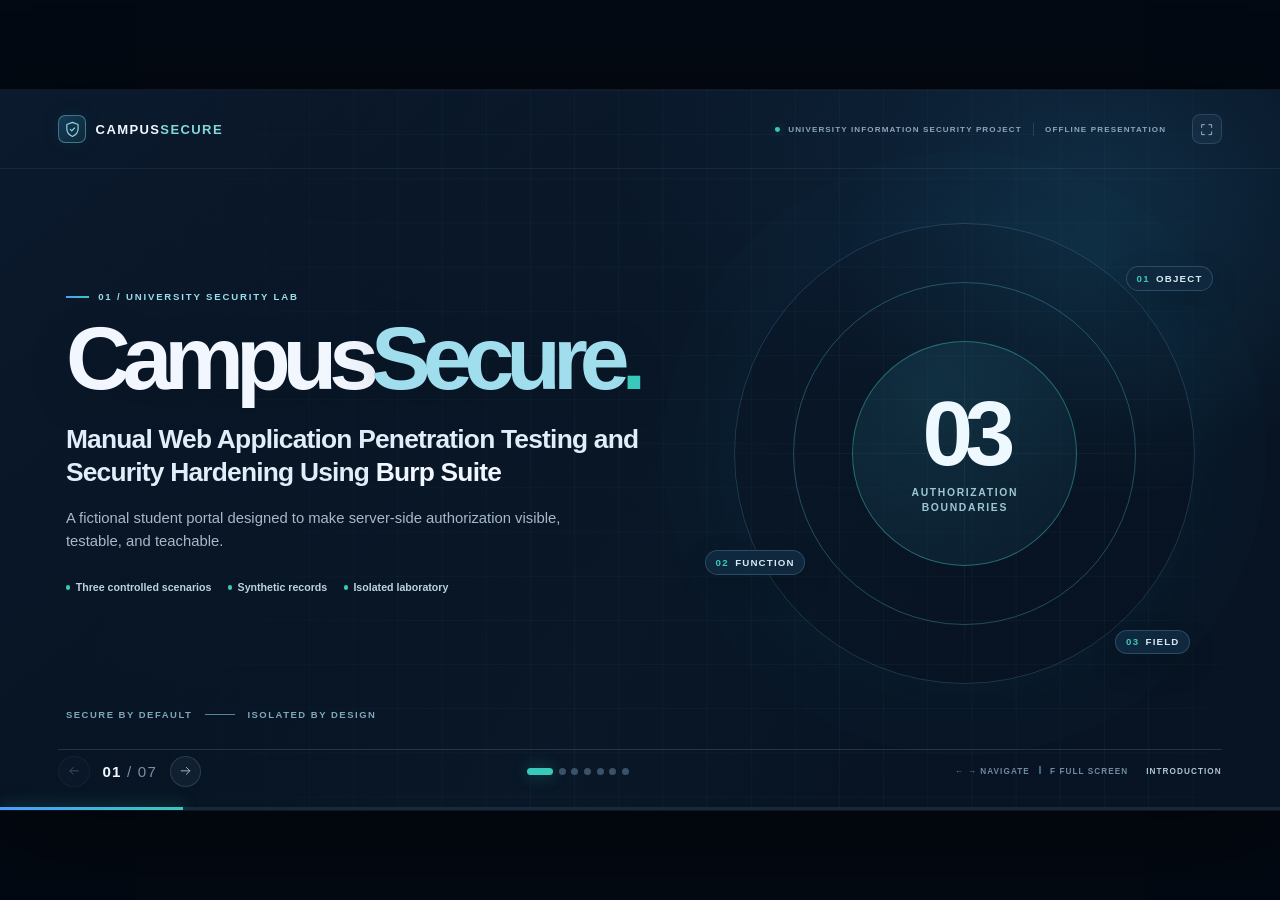
<file: presentation-web/index.html>
<!doctype html>
<html lang="en">
<head>
  <meta charset="utf-8">
  <meta name="viewport" content="width=device-width, initial-scale=1, viewport-fit=cover">
  <meta name="theme-color" content="#081322">
  <meta name="description" content="Offline CampusSecure university Information Security presentation">
  <title>CampusSecure — Information Security Presentation</title>
  <link rel="stylesheet" href="./style.css">
  <script src="./script.js" defer></script>
</head>
<body>
  <svg class="svg-defs" xmlns="http://www.w3.org/2000/svg" aria-hidden="true">
    <symbol id="i-arrow-right" viewBox="0 0 24 24"><path d="M4 12h15m-6-6 6 6-6 6"/></symbol>
    <symbol id="i-arrow-left" viewBox="0 0 24 24"><path d="M20 12H5m6-6-6 6 6 6"/></symbol>
    <symbol id="i-expand" viewBox="0 0 24 24"><path d="M8 3H3v5m13-5h5v5M3 16v5h5m13-5v5h-5"/></symbol>
    <symbol id="i-compress" viewBox="0 0 24 24"><path d="M3 8h5V3m13 5h-5V3M3 16h5v5m13-5h-5v5"/></symbol>
    <symbol id="i-shield" viewBox="0 0 24 24"><path d="m12 2 8 3v6c0 5-3.2 8.8-8 11-4.8-2.2-8-6-8-11V5l8-3Z"/><path d="m9 12 2 2 4-4"/></symbol>
    <symbol id="i-browser" viewBox="0 0 24 24"><rect x="2.5" y="4" width="19" height="16" rx="2"/><path d="M2.5 8.5h19M6 6.25h.01M9 6.25h.01"/></symbol>
    <symbol id="i-server" viewBox="0 0 24 24"><rect x="3" y="3" width="18" height="7" rx="1.5"/><rect x="3" y="14" width="18" height="7" rx="1.5"/><path d="M7 6.5h.01M7 17.5h.01M11 6.5h6M11 17.5h6"/></symbol>
    <symbol id="i-database" viewBox="0 0 24 24"><ellipse cx="12" cy="5" rx="8" ry="3"/><path d="M4 5v14c0 1.7 3.6 3 8 3s8-1.3 8-3V5M4 12c0 1.7 3.6 3 8 3s8-1.3 8-3"/></symbol>
    <symbol id="i-terminal" viewBox="0 0 24 24"><rect x="2" y="3" width="20" height="18" rx="2"/><path d="m6 8 3 3-3 3m5 0h6"/></symbol>
    <symbol id="i-lock" viewBox="0 0 24 24"><rect x="4" y="10" width="16" height="11" rx="2"/><path d="M8 10V7a4 4 0 0 1 8 0v3m-4 5v2"/></symbol>
    <symbol id="i-file" viewBox="0 0 24 24"><path d="M6 2h8l4 4v16H6a2 2 0 0 1-2-2V4a2 2 0 0 1 2-2Z"/><path d="M14 2v5h5M8 12h8M8 16h6"/></symbol>
    <symbol id="i-check" viewBox="0 0 24 24"><path d="m4 12 5 5L20 6"/></symbol>
    <symbol id="i-target" viewBox="0 0 24 24"><circle cx="12" cy="12" r="9"/><circle cx="12" cy="12" r="5"/><circle cx="12" cy="12" r="1"/></symbol>
    <symbol id="i-scan" viewBox="0 0 24 24"><path d="M3 8V3h5m8 0h5v5M3 16v5h5m8 0h5v-5M5 12h14"/></symbol>
    <symbol id="i-compare" viewBox="0 0 24 24"><path d="M12 3v18M3 6h6m6 0h6M3 18h6m6 0h6M6 6v12m12-12v12"/></symbol>
    <symbol id="i-upload" viewBox="0 0 24 24"><path d="M12 16V3m-5 5 5-5 5 5M4 16v4h16v-4"/></symbol>
    <symbol id="i-close" viewBox="0 0 24 24"><path d="M5 5 19 19M19 5 5 19"/></symbol>
  </svg>

  <div class="stage" id="stage">
    <div class="stage-glow" aria-hidden="true"></div>
    <header class="stage-header">
      <div class="brand" aria-label="CampusSecure">
        <span class="brand-mark"><svg class="icon" aria-hidden="true"><use href="#i-shield"></use></svg></span>
        <span class="brand-word">CAMPUS<span>SECURE</span></span>
      </div>
      <div class="header-meta"><span class="header-dot"></span> UNIVERSITY INFORMATION SECURITY PROJECT <span class="header-divider"></span> OFFLINE PRESENTATION</div>
      <button class="icon-button fullscreen-button" id="fullscreen-button" type="button" aria-label="Enter full screen" title="Toggle full screen (F)"><svg class="icon" aria-hidden="true"><use href="#i-expand"></use></svg></button>
    </header>

    <main class="deck" id="deck" aria-label="CampusSecure presentation">
      <section class="slide slide-intro is-active" data-slide="0" data-title="Introduction" aria-labelledby="slide-1-title">
        <div class="slide-inner intro-grid">
          <div class="intro-copy">
            <p class="eyebrow reveal" style="--reveal-delay:.05s"><span class="eyebrow-line"></span> 01 / UNIVERSITY SECURITY LAB</p>
            <h1 class="hero-title reveal" id="slide-1-title" style="--reveal-delay:.12s">Campus<span>Secure</span><em>.</em></h1>
            <p class="hero-subtitle reveal" style="--reveal-delay:.2s">Manual Web Application Penetration Testing and Security Hardening Using <strong>Burp Suite</strong></p>
            <p class="hero-description reveal" style="--reveal-delay:.28s">A fictional student portal designed to make server-side authorization visible, testable, and teachable.</p>
            <div class="intro-principles reveal" style="--reveal-delay:.36s"><span><i></i> Three controlled scenarios</span><span><i></i> Synthetic records</span><span><i></i> Isolated laboratory</span></div>
          </div>
          <div class="intro-visual reveal" style="--reveal-delay:.18s" aria-hidden="true">
            <div class="orbit orbit-outer"></div><div class="orbit orbit-mid"></div><div class="orbit orbit-inner"></div>
            <div class="visual-core"><span class="core-number">03</span><span class="core-label">AUTHORIZATION<br>BOUNDARIES</span></div>
            <div class="orbit-label orbit-label-a"><span>01</span> OBJECT</div>
            <div class="orbit-label orbit-label-b"><span>02</span> FUNCTION</div>
            <div class="orbit-label orbit-label-c"><span>03</span> FIELD</div>
            <div class="visual-axis visual-axis-h"></div><div class="visual-axis visual-axis-v"></div>
          </div>
          <div class="intro-bottom reveal" style="--reveal-delay:.44s"><span>SECURE BY DEFAULT</span><span class="mini-rule"></span><span>ISOLATED BY DESIGN</span></div>
        </div>
      </section>

      <section class="slide slide-overview" data-slide="1" data-title="Application overview" aria-labelledby="slide-2-title">
        <div class="slide-inner">
          <div class="slide-heading reveal"><p class="eyebrow"><span class="eyebrow-line"></span> 02 / APPLICATION OVERVIEW</p><h2 id="slide-2-title">Inside <span>CampusSecure</span></h2><p>One working portal. A deliberately narrow security laboratory.</p></div>
          <div class="overview-main">
            <div class="portal-window reveal" style="--reveal-delay:.12s" aria-label="Editable schematic of the student portal, not a screenshot">
              <div class="portal-window-bar"><span class="window-dots"><i></i><i></i><i></i></span><span>portal.campussecure.local / student / dashboard</span><span class="schematic-label">INTERFACE SCHEMATIC</span></div>
              <div class="portal-window-body"><div class="portal-side"><div class="portal-side-brand"><span class="tiny-shield">◇</span> CAMPUSSECURE</div><div class="portal-side-item active">▥ <span>Dashboard</span></div><div class="portal-side-item">◯ <span>My profile</span></div><div class="portal-side-item">▤ <span>Academic requests</span></div><div class="portal-side-item">◈ <span>Announcements</span></div><div class="portal-side-user"><span>AC</span> Alice Carter</div></div><div class="portal-pane"><div class="portal-pane-top"><span>Student dashboard</span><span class="student-chip">STUDENT</span></div><div class="portal-greeting">Welcome back, Alice<span>.</span></div><div class="portal-greeting-sub">Your academic journey at a glance.</div><div class="portal-metrics"><div><small>TOTAL REQUESTS</small><strong>01</strong></div><div><small>PENDING</small><strong>01</strong></div><div><small>ANNOUNCEMENTS</small><strong>02</strong></div></div><div class="portal-table-title">Recent requests <span>VIEW ALL →</span></div><div class="portal-table-line"><span>Transcript</span><span>#101</span><em>Pending</em></div><div class="portal-table-line muted-line"><span></span><span></span><span></span></div></div></div>
            </div>
            <p class="mobile-architecture">BROWSER <span>→</span> FLASK APPLICATION <span>→</span> SQLITE</p>
            <div class="overview-right reveal" style="--reveal-delay:.2s"><div class="architecture-chain" aria-label="Browser to Flask application to SQLite architecture"><div class="chain-node"><span class="node-icon"><svg class="icon"><use href="#i-browser"></use></svg></span><span><b>BROWSER</b><small>Jinja2 interface + lab API</small></span></div><div class="chain-link"><span></span></div><div class="chain-node flask-node"><span class="node-icon"><svg class="icon"><use href="#i-server"></use></svg></span><span><b>FLASK APPLICATION</b><small>Auth · Student · Admin · API</small></span></div><div class="chain-link"><span></span></div><div class="chain-node"><span class="node-icon"><svg class="icon"><use href="#i-database"></use></svg></span><span><b>SQLITE</b><small>Users · Profiles · Requests · News</small></span></div></div><div class="overview-capabilities"><p>PORTAL CAPABILITIES</p><span>Authentication</span><span>Profile management</span><span>Academic requests</span><span>Announcements</span><span>Administrator review</span></div></div>
          </div>
          <div class="tech-strip reveal" style="--reveal-delay:.3s"><span>TECHNOLOGY STACK</span><b>Python 3</b><b>Flask</b><b>SQLite</b><b>HTML5 / CSS3</b><b>Bootstrap 5</b><b>Vanilla JavaScript</b></div>
        </div>
      </section>

      <section class="slide slide-lab" data-slide="2" data-title="Laboratory architecture" aria-labelledby="slide-3-title">
        <div class="slide-inner"><div class="slide-heading reveal"><p class="eyebrow"><span class="eyebrow-line"></span> 03 / LABORATORY ARCHITECTURE</p><h2 id="slide-3-title">The Isolated <span>Security Laboratory</span></h2><p>A controlled two-machine topology with no intended public route.</p></div>
          <div class="lab-diagram reveal" style="--reveal-delay:.14s">
            <div class="lab-node lab-node-kali"><div class="lab-node-top"><span class="machine-icon"><svg class="icon"><use href="#i-terminal"></use></svg></span><span class="machine-index">TESTING MACHINE / 01</span></div><h3>Kali Linux</h3><p>Burp Suite Proxy<br>+ Repeater</p><span class="node-foot">REQUEST ORIGIN</span></div>
            <div class="lab-connection"><span class="connection-label">AUTHORIZED TRAFFIC ONLY</span><div class="connection-track"><span class="connection-pulse"></span></div><div class="host-only"><svg class="icon" aria-hidden="true"><use href="#i-lock"></use></svg><strong>HOST-ONLY</strong><small>ISOLATED VIRTUAL NETWORK</small></div><div class="connection-track"><span class="connection-pulse delay"></span></div></div>
            <div class="lab-node lab-node-ubuntu"><div class="lab-node-top"><span class="machine-icon"><svg class="icon"><use href="#i-server"></use></svg></span><span class="machine-index">APPLICATION SERVER / 02</span></div><h3>Ubuntu Server <small>24.04 LTS</small></h3><p>Flask application<br>+ SQLite database</p><span class="node-foot">LOCAL TARGET</span></div>
          </div>
          <div class="lab-guardrails reveal" style="--reveal-delay:.26s"><div><span class="guardrail-symbol">01</span> Synthetic data only</div><div><span class="guardrail-symbol">02</span> Secure mode default</div><div><span class="guardrail-symbol">03</span> Explicit interface binding</div><div><span class="guardrail-symbol">04</span> Debug disabled</div></div>
          <p class="evidence-note reveal" style="--reveal-delay:.32s"><span class="note-dot"></span> Planned topology. Ubuntu/Kali connectivity and Host-only isolation remain pending manual verification.</p>
        </div>
      </section>

      <section class="slide slide-scenarios" data-slide="3" data-title="Security scenarios" aria-labelledby="slide-4-title">
        <div class="slide-inner"><div class="slide-heading reveal"><p class="eyebrow"><span class="eyebrow-line"></span> 04 / SECURITY SCENARIOS</p><h2 id="slide-4-title">Three <span>Authorization Boundaries</span></h2><p>Select a scenario to inspect its cause, impact, and secure control.</p></div>
          <div class="scenario-grid reveal" style="--reveal-delay:.12s" role="group" aria-label="Select an authorization scenario">
            <button class="scenario-card is-selected" type="button" data-scenario="0" aria-pressed="true"><span class="scenario-card-top"><span class="scenario-index">01 / OBJECT</span><svg class="icon"><use href="#i-file"></use></svg></span><strong>Broken Object Level Authorization</strong><span class="scenario-code">GET /api/requests/201</span><span class="scenario-example">Alice changes request <b>101 → 201</b></span><span class="scenario-meta"><span><small>IMPACT</small> Bob's fictional data exposed</span><span><small>CONTROL</small> Verify request ownership</span></span></button>
            <button class="scenario-card" type="button" data-scenario="1" aria-pressed="false"><span class="scenario-card-top"><span class="scenario-index">02 / FUNCTION</span><svg class="icon"><use href="#i-shield"></use></svg></span><strong>Broken Function Level Authorization</strong><span class="scenario-code">POST /api/admin/announcements</span><span class="scenario-example">Alice invokes an <b>admin action</b></span><span class="scenario-meta"><span><small>IMPACT</small> Unauthorized announcement</span><span><small>CONTROL</small> Enforce admin role</span></span></button>
            <button class="scenario-card" type="button" data-scenario="2" aria-pressed="false"><span class="scenario-card-top"><span class="scenario-index">03 / FIELD</span><svg class="icon"><use href="#i-target"></use></svg></span><strong>Mass Assignment / Improper Field Authorization</strong><span class="scenario-code">POST /api/profile</span><span class="scenario-example">Alice submits <b>role=admin</b></span><span class="scenario-meta"><span><small>IMPACT</small> Synthetic role elevation</span><span><small>CONTROL</small> Allowlist profile fields</span></span></button>
          </div>
          <div class="scenario-detail reveal" style="--reveal-delay:.22s" aria-live="polite"><span class="detail-kicker" id="scenario-detail-kicker">SELECTED / 01</span><p id="scenario-detail-text">In Secure Mode the API compares Alice's user ID with the request row's student_id. The unrelated record returns 403.</p><span class="detail-status" id="scenario-detail-status">VULNERABLE 200 <i></i> SECURE 403</span></div>
        </div>
      </section>

      <section class="slide slide-method" data-slide="4" data-title="Manual testing" aria-labelledby="slide-5-title">
        <div class="slide-inner"><div class="slide-heading reveal"><p class="eyebrow"><span class="eyebrow-line"></span> 05 / MANUAL PENETRATION TESTING</p><h2 id="slide-5-title">From HTTP Requests to <span>Security Evidence</span></h2><p>Use Burp Suite to inspect one documented authorization decision at a time.</p></div>
          <div class="workflow reveal" style="--reveal-delay:.1s" aria-label="Manual testing workflow"><div class="workflow-step"><span>01</span><svg class="icon"><use href="#i-scan"></use></svg><b>INTERCEPT</b><small>HTTP request</small></div><div class="workflow-arrow">→</div><div class="workflow-step"><span>02</span><svg class="icon"><use href="#i-file"></use></svg><b>INSPECT</b><small>Cookie + CSRF + body</small></div><div class="workflow-arrow">→</div><div class="workflow-step"><span>03</span><svg class="icon"><use href="#i-compare"></use></svg><b>COMPARE</b><small>Mode responses</small></div><div class="workflow-arrow">→</div><div class="workflow-step"><span>04</span><svg class="icon"><use href="#i-check"></use></svg><b>DOCUMENT</b><small>Finding + DB effect</small></div></div>
          <div class="evidence-grid reveal" style="--reveal-delay:.2s">
            <div class="evidence-slot" data-slot="vulnerable"><div class="slot-top"><span class="slot-title"><i class="slot-dot vulnerable-dot"></i> VULNERABLE MODE</span><span class="slot-code">EXPECTED 200 / 201</span></div><div class="capture-area"><img class="capture-image" alt="Locally selected, redacted Vulnerable Mode Burp screenshot"><div class="capture-placeholder"><svg class="icon"><use href="#i-upload"></use></svg><strong>Real Burp capture goes here</strong><span>Screenshot pending · no manual test claimed</span></div></div><div class="slot-bottom"><span class="slot-state">MANUAL EVIDENCE PENDING</span><button class="capture-button" type="button" data-capture-trigger="vulnerable">Insert local capture</button><button class="remove-capture" type="button" data-remove-capture="vulnerable" hidden aria-label="Remove Vulnerable Mode screenshot"><svg class="icon"><use href="#i-close"></use></svg></button><input class="capture-input" type="file" accept="image/png,image/jpeg,image/webp" data-capture-input="vulnerable" aria-label="Select redacted Vulnerable Mode screenshot"></div></div>
            <div class="evidence-slot" data-slot="secure"><div class="slot-top"><span class="slot-title"><i class="slot-dot secure-dot"></i> SECURE MODE</span><span class="slot-code">EXPECTED 403</span></div><div class="capture-area"><img class="capture-image" alt="Locally selected, redacted Secure Mode Burp screenshot"><div class="capture-placeholder"><svg class="icon"><use href="#i-upload"></use></svg><strong>Real Burp capture goes here</strong><span>Screenshot pending · no manual test claimed</span></div></div><div class="slot-bottom"><span class="slot-state">MANUAL EVIDENCE PENDING</span><button class="capture-button" type="button" data-capture-trigger="secure">Insert local capture</button><button class="remove-capture" type="button" data-remove-capture="secure" hidden aria-label="Remove Secure Mode screenshot"><svg class="icon"><use href="#i-close"></use></svg></button><input class="capture-input" type="file" accept="image/png,image/jpeg,image/webp" data-capture-input="secure" aria-label="Select redacted Secure Mode screenshot"></div></div>
          </div>
          <p class="method-caption reveal" style="--reveal-delay:.3s"><span>AUTOMATED CONTRACTS VERIFIED</span> Status differences come from Flask test-client assertions. Burp screenshots and VM results still need to be collected.</p>
        </div>
      </section>

      <section class="slide slide-hardening" data-slide="5" data-title="Security hardening" aria-labelledby="slide-6-title">
        <div class="slide-inner"><div class="hardening-heading reveal"><div class="slide-heading"><p class="eyebrow"><span class="eyebrow-line"></span> 06 / SECURITY HARDENING</p><h2 id="slide-6-title">From Vulnerable <span>to Secure</span></h2><p>A policy comparison from automated project tests — not a live backend request.</p></div><div class="mode-toggle" role="group" aria-label="Illustrative policy mode"><button type="button" class="mode-option" data-mode="vulnerable" aria-pressed="false">VULNERABLE</button><button type="button" class="mode-option is-active" data-mode="secure" aria-pressed="true">SECURE</button></div></div>
          <div class="policy-board reveal" style="--reveal-delay:.15s"><div class="policy-board-head"><span>REQUEST / SERVER-SIDE POLICY</span><span>ILLUSTRATIVE RESULT</span></div><div class="policy-row" data-policy="ownership"><span class="policy-icon"><svg class="icon"><use href="#i-file"></use></svg></span><span class="policy-text"><strong>Object ownership</strong><small>Alice → Bob's request #201</small></span><span class="policy-gate"><i></i><span>Owner checked</span></span><span class="policy-result secure-result">403 <small>FORBIDDEN</small></span></div><div class="policy-row" data-policy="role"><span class="policy-icon"><svg class="icon"><use href="#i-shield"></use></svg></span><span class="policy-text"><strong>Administrator role</strong><small>Alice → create announcement</small></span><span class="policy-gate"><i></i><span>Admin required</span></span><span class="policy-result secure-result">403 <small>FORBIDDEN</small></span></div><div class="policy-row" data-policy="fields"><span class="policy-icon"><svg class="icon"><use href="#i-target"></use></svg></span><span class="policy-text"><strong>Editable fields</strong><small>Alice → role=admin</small></span><span class="policy-gate"><i></i><span>Role rejected</span></span><span class="policy-result secure-result">403 <small>FORBIDDEN</small></span></div></div>
          <div class="hardening-insight reveal" style="--reveal-delay:.25s"><span class="insight-icon"><svg class="icon"><use href="#i-lock"></use></svg></span><p id="mode-explanation" aria-live="polite"><strong>Secure Mode:</strong> server-loaded identity, role, and an explicit profile field allowlist determine the outcome before data is returned or changed.</p><span class="insight-label">NO LIVE API CALLS</span></div>
        </div>
      </section>

      <section class="slide slide-results" data-slide="6" data-title="Results and conclusion" aria-labelledby="slide-7-title">
        <div class="slide-inner"><div class="slide-heading reveal"><p class="eyebrow"><span class="eyebrow-line"></span> 07 / RESULTS & CONCLUSION</p><h2 id="slide-7-title">Security Is Enforced <span>on the Server</span></h2><p>Verified automated behavior. Honest boundaries on what remains untested.</p></div>
          <div class="results-layout"><div class="results-stats reveal" style="--reveal-delay:.12s"><div class="big-stat"><strong data-count="44">44</strong><span>PYTEST TESTS PASSED</span><small>+ 2 subtests passed</small></div><div class="stat-divider"></div><div class="big-stat"><strong data-count="23">23</strong><span>UNITTEST TESTS PASSED</span><small>Original regression suite</small></div><div class="stat-divider"></div><div class="big-stat"><strong data-count="0">0</strong><span>UNRESOLVED FAILURES</span><small>Recorded successful runs</small></div></div><div class="results-right reveal" style="--reveal-delay:.2s"><div class="conclusion-seal"><div class="seal-ring"></div><svg class="icon" aria-hidden="true"><use href="#i-shield"></use></svg><span>SERVER-SIDE<br>AUTHORIZATION</span></div><div class="pending-label"><i></i> MANUAL BURP + VM EVIDENCE PENDING</div></div></div>
          <div class="results-bottom reveal" style="--reveal-delay:.3s"><p>Ownership checks. Role enforcement. Profile allowlists.</p><strong>Secure by default. Isolated by design.</strong><small>pytest collection includes existing unittest cases; these figures are not 67 independent tests.</small></div>
        </div>
      </section>
    </main>

    <footer class="stage-footer" aria-label="Presentation controls"><div class="footer-left"><button class="nav-button" id="previous-button" type="button" aria-label="Previous slide" title="Previous slide (Left arrow)"><svg class="icon"><use href="#i-arrow-left"></use></svg></button><span class="slide-count" id="slide-count" aria-live="polite">01 <span>/ 07</span></span><button class="nav-button" id="next-button" type="button" aria-label="Next slide" title="Next slide (Right arrow or Space)"><svg class="icon"><use href="#i-arrow-right"></use></svg></button></div><nav class="slide-overview" id="slide-overview" aria-label="Jump to a slide"><button type="button" data-go-to="0" aria-label="Slide 1: Introduction" aria-current="step" title="Introduction"></button><button type="button" data-go-to="1" aria-label="Slide 2: Application overview" title="Application overview"></button><button type="button" data-go-to="2" aria-label="Slide 3: Laboratory architecture" title="Laboratory architecture"></button><button type="button" data-go-to="3" aria-label="Slide 4: Security scenarios" title="Security scenarios"></button><button type="button" data-go-to="4" aria-label="Slide 5: Manual testing" title="Manual testing"></button><button type="button" data-go-to="5" aria-label="Slide 6: Security hardening" title="Security hardening"></button><button type="button" data-go-to="6" aria-label="Slide 7: Results and conclusion" title="Results and conclusion"></button></nav><div class="footer-right"><span class="shortcut-hint">← → NAVIGATE <i></i> F FULL SCREEN</span><span class="footer-section" id="footer-section">INTRODUCTION</span></div><div class="progress-track" role="progressbar" id="progress" aria-label="Presentation progress" aria-valuemin="1" aria-valuemax="7" aria-valuenow="1"><span id="progress-fill"></span></div></footer>
  </div>
  <noscript><p class="noscript-note">JavaScript is off. The seven slides remain readable in document order; enable JavaScript for full-screen navigation and interactive comparisons.</p></noscript>
</body>
</html>
</file>
<file: presentation-web/style.css>
﻿:root{color-scheme:dark;--night:#07111f;--navy:#0b1a2d;--panel:#12243a;--panel-hi:#18304b;--line:rgba(153,190,226,.18);--white:#f1f6ff;--muted:#a7b8ca;--dim:#7890a8;--blue:#4d9cff;--cyan:#81d9ed;--teal:#39c9bb;--amber:#f4bc75;--red:#ef8790;--ease:cubic-bezier(.2,.72,.18,1)}
*{box-sizing:border-box}
html{height:100%;background:#030912}
body{min-height:100%;margin:0;color:var(--white);font-family:Inter,ui-sans-serif,-apple-system,BlinkMacSystemFont,"Segoe UI",sans-serif;-webkit-font-smoothing:antialiased}
button{font:inherit}
button:focus-visible{outline:3px solid var(--cyan);outline-offset:4px}
.svg-defs{position:absolute;width:0;height:0;overflow:hidden}
.icon{width:1em;height:1em;fill:none;stroke:currentColor;stroke-width:1.7;stroke-linecap:round;stroke-linejoin:round}
body.js-ready{height:100dvh;overflow:hidden;display:grid;place-items:center}
.stage{position:relative;isolation:isolate;width:min(100vw,177.7778dvh);height:min(100dvh,56.25vw);min-height:0;aspect-ratio:16/9;overflow:hidden;background:radial-gradient(ellipse at 86% 10%,rgba(40,92,146,.17),transparent 31%),linear-gradient(142deg,#0b1a2d 0%,#071322 50%,#081423 100%);container-type:inline-size;box-shadow:0 0 0 1px rgba(136,177,218,.1),0 24px 90px rgba(0,0,0,.45)}
.stage::before{content:"";position:absolute;inset:0;z-index:-1;pointer-events:none;background-image:linear-gradient(rgba(120,170,210,.046) 1px,transparent 1px),linear-gradient(90deg,rgba(120,170,210,.046) 1px,transparent 1px);background-size:3.45cqw 3.45cqw;mask-image:linear-gradient(to right,transparent 4%,#000 35%,#000 89%,transparent 100%)}
.stage::after{content:"";position:absolute;inset:0;z-index:-1;pointer-events:none;background:linear-gradient(115deg,transparent 20%,rgba(60,135,185,.035) 53%,transparent 75%)}
.stage-glow{position:absolute;right:-9cqw;top:-11cqw;width:46cqw;height:46cqw;border-radius:50%;background:radial-gradient(circle,rgba(36,152,180,.12),transparent 62%);pointer-events:none;z-index:-1}
.stage-header,.stage-footer{position:absolute;left:0;right:0;z-index:20;display:flex;align-items:center}
.stage-header{top:0;height:6.2cqw;padding:0 4.55cqw;gap:2cqw;border-bottom:1px solid rgba(151,189,226,.09)}
.brand{display:inline-flex;align-items:center;gap:.72cqw;white-space:nowrap;font-size:1.02cqw;font-weight:850;letter-spacing:.105em}
.brand-word span{color:#83d7db}
.brand-mark{display:grid;place-items:center;width:2.2cqw;height:2.2cqw;border:1px solid rgba(107,208,227,.46);border-radius:.56cqw;color:#86d9e4;background:linear-gradient(135deg,rgba(60,156,213,.26),rgba(58,184,164,.09));box-shadow:0 0 20px rgba(39,152,199,.08)}
.brand-mark .icon{font-size:1.32cqw}
.header-meta{margin-left:auto;display:flex;align-items:center;gap:.62cqw;color:#8da6bc;font-size:.63cqw;font-weight:750;letter-spacing:.14em;white-space:nowrap}
.header-dot,.note-dot{width:.39cqw;height:.39cqw;display:inline-block;flex:0 0 auto;border-radius:50%;background:var(--teal);box-shadow:0 0 12px rgba(57,201,187,.4)}
.header-divider{height:1cqw;width:1px;background:var(--line);margin:0 .25cqw}
.icon-button,.nav-button{display:grid;place-items:center;color:var(--muted);background:rgba(130,176,210,.07);border:1px solid var(--line);cursor:pointer;transition:background .2s,color .2s,transform .2s}
.icon-button:hover,.nav-button:hover{background:rgba(77,156,255,.18);color:var(--white);transform:translateY(-1px)}
.icon-button{height:2.35cqw;width:2.35cqw;border-radius:.65cqw;font-size:1.04cqw}
.deck{position:absolute;inset:0}
.slide{position:relative;min-height:100dvh;width:100%;overflow:hidden}
.slide-inner{height:100%;padding:8.25cqw 5.15cqw 5.45cqw;position:relative}
.js-ready .slide{position:absolute;inset:0;height:100%;min-height:0;opacity:0;visibility:hidden;pointer-events:none;transform:translate3d(4%,0,0) scale(.99);transition:opacity .58s var(--ease),transform .65s var(--ease),visibility 0s .65s}
.js-ready .slide.is-active{opacity:1;visibility:visible;pointer-events:auto;transform:translate3d(0,0,0) scale(1);z-index:2;transition:opacity .58s var(--ease),transform .65s var(--ease),visibility 0s}
.js-ready .slide.enter-from-left{opacity:0;transform:translate3d(-4%,0,0) scale(.99)}
.js-ready .slide.enter-from-right{opacity:0;transform:translate3d(4%,0,0) scale(.99)}
.js-ready .slide.is-exiting{visibility:visible;opacity:0;z-index:1;pointer-events:none;transition:opacity .58s var(--ease),transform .65s var(--ease),visibility 0s .65s}
.js-ready .slide.exit-left{transform:translate3d(-3%,0,0) scale(.995)}
.js-ready .slide.exit-right{transform:translate3d(3%,0,0) scale(.995)}
.js-ready .slide .reveal{opacity:0;transform:translateY(1.35cqw)}
.js-ready .slide.is-active .reveal{animation:rise-in .72s var(--ease) both;animation-delay:var(--reveal-delay,0s)}
@keyframes rise-in{to{opacity:1;transform:translateY(0)}}
.eyebrow{display:flex;align-items:center;gap:.72cqw;margin:0;color:#9bdde8;font-size:.75cqw;font-weight:800;letter-spacing:.19em}
.eyebrow-line{display:inline-block;width:1.8cqw;height:2px;background:linear-gradient(90deg,var(--blue),var(--teal))}
.slide-heading{margin:0 0 2.0cqw}
.slide-heading h2{margin:.6cqw 0 .48cqw;font-size:3.35cqw;font-weight:780;line-height:1.07;letter-spacing:-.055em}
.slide-heading h2 span{color:#88d5e6}
.slide-heading>p:last-child{margin:0;color:var(--muted);font-size:1.1cqw;line-height:1.42}
.stage-footer{bottom:0;height:5.0cqw;padding:0 4.55cqw 1.05cqw;gap:2cqw;align-items:center}
.stage-footer::before{content:"";position:absolute;top:.23cqw;left:4.55cqw;right:4.55cqw;height:1px;background:var(--line)}
.footer-left{display:flex;align-items:center;gap:1.0cqw;z-index:1}
.nav-button{width:2.45cqw;height:2.45cqw;border-radius:50%;font-size:1.07cqw}
.nav-button:disabled{opacity:.35;cursor:default;transform:none}
.slide-count{min-width:4.2cqw;color:var(--white);font-variant-numeric:tabular-nums;font-size:1.18cqw;font-weight:800;letter-spacing:.08em;white-space:nowrap}
.slide-count span{color:#788fa8;font-weight:500}
.slide-overview{display:flex;align-items:center;gap:.44cqw;margin-left:auto}
.slide-overview button{width:.55cqw;height:.55cqw;min-width:7px;min-height:7px;padding:0;border-radius:99px;border:0;background:#55718d;opacity:.65;cursor:pointer;transition:width .35s,background .35s,opacity .35s}
.slide-overview button[aria-current]{width:2.0cqw;background:var(--teal);opacity:1;box-shadow:0 0 16px rgba(57,201,187,.35)}
.slide-overview button:hover{background:var(--blue);opacity:1}
.footer-right{display:flex;align-items:center;gap:1.4cqw;margin-left:auto;white-space:nowrap}
.shortcut-hint,.footer-section{color:#708aa2;font-size:.64cqw;font-weight:700;letter-spacing:.13em}
.shortcut-hint i{display:inline-block;width:2px;height:.62cqw;margin:0 .45cqw;background:#45637d}
.footer-section{color:#acc5d6}
.progress-track{position:absolute;bottom:0;left:0;right:0;height:.24cqw;min-height:2px;background:rgba(86,122,151,.2)}
.progress-track span{display:block;height:100%;width:14.2857%;background:linear-gradient(90deg,var(--blue),var(--teal));box-shadow:0 0 15px rgba(57,201,187,.55);transition:width .65s var(--ease)}

/* 01 - cinematic introduction */
.intro-grid{display:grid;grid-template-columns:57% 43%;align-items:center}
.intro-copy{position:relative;z-index:2;padding-bottom:4cqw}
.hero-title{margin:1.1cqw 0 .3cqw;font-size:7.0cqw;line-height:.95;letter-spacing:-.09em;font-weight:820;white-space:nowrap;text-shadow:0 12px 45px rgba(0,0,0,.2)}
.hero-title span{color:#a0deee}
.hero-title em{color:var(--teal);font-style:normal}
.hero-subtitle{max-width:52cqw;margin:1.65cqw 0 0;font-size:2.06cqw;font-weight:560;line-height:1.25;letter-spacing:-.03em;color:#e1edf8}
.hero-subtitle strong{color:var(--white);font-weight:760}
.hero-description{max-width:42cqw;margin:1.45cqw 0 0;color:var(--muted);font-size:1.16cqw;line-height:1.53}
.intro-principles{display:flex;gap:1.28cqw;flex-wrap:wrap;margin-top:2.25cqw;color:#bdd2df;font-size:.83cqw;font-weight:650}
.intro-principles span{display:flex;align-items:center;gap:.42cqw;white-space:nowrap}
.intro-principles i{display:inline-block;width:.35cqw;height:.35cqw;background:var(--teal);border-radius:50%}
.intro-bottom{position:absolute;left:5.15cqw;bottom:7.0cqw;display:flex;align-items:center;gap:1.0cqw;color:#7ea7bb;font-size:.74cqw;font-weight:850;letter-spacing:.16em}
.mini-rule{width:2.3cqw;height:1px;background:#53859c}
.intro-visual{position:relative;width:36cqw;height:36cqw;margin-left:1.1cqw;margin-top:-2.3cqw;display:grid;place-items:center}
.orbit{position:absolute;border-radius:50%;border:1px solid rgba(112,181,210,.22)}
.orbit-outer{inset:0;box-shadow:0 0 0 5.6cqw rgba(69,139,176,.025),0 0 70px rgba(42,148,194,.05)}
.orbit-mid{inset:4.6cqw;border-color:rgba(86,189,211,.34)}
.orbit-inner{inset:9.2cqw;border-color:rgba(71,215,199,.4);background:radial-gradient(circle at 35% 30%,rgba(57,169,189,.17),rgba(13,33,52,.65))}
.visual-core{position:relative;z-index:1;display:flex;flex-direction:column;align-items:center}
.core-number{font-size:7.1cqw;font-weight:780;line-height:.95;letter-spacing:-.09em;color:#eef9ff}
.core-label{margin-top:.6cqw;text-align:center;color:#9cc8d5;font-size:.81cqw;font-weight:800;letter-spacing:.16em;line-height:1.45}
.orbit-label{position:absolute;z-index:2;display:flex;align-items:center;gap:.5cqw;color:#d5e8f3;font-size:.76cqw;font-weight:850;letter-spacing:.12em;white-space:nowrap;background:#10283d;border:1px solid rgba(111,189,218,.25);border-radius:100px;padding:.45cqw .75cqw;box-shadow:0 12px 30px rgba(0,0,0,.18)}
.orbit-label span{color:var(--teal)}
.orbit-label-a{top:3.4cqw;right:-1.4cqw}.orbit-label-b{bottom:8.5cqw;left:-2.3cqw}.orbit-label-c{bottom:2.3cqw;right:.4cqw}
.visual-axis{position:absolute;z-index:-1;background:linear-gradient(90deg,transparent,rgba(69,169,198,.14),transparent)}
.visual-axis-h{height:1px;width:43cqw}.visual-axis-v{height:43cqw;width:1px;background:linear-gradient(transparent,rgba(69,169,198,.14),transparent)}

/* 02 - portal + architecture */
.overview-main{display:grid;grid-template-columns:1.26fr .84fr;gap:2.25cqw;height:29.0cqw}
.portal-window{overflow:hidden;border:1px solid rgba(153,190,226,.22);border-radius:.86cqw;background:#eaf1f8;box-shadow:0 25px 65px rgba(0,0,0,.24)}
.portal-window-bar{height:3.0cqw;display:flex;align-items:center;gap:1.2cqw;padding:0 1.1cqw;color:#8297ac;background:#12283f;font-size:.68cqw;font-weight:700;letter-spacing:.03em}
.window-dots{display:flex;gap:.34cqw}.window-dots i{width:.42cqw;height:.42cqw;border-radius:50%;background:#e97c85}.window-dots i:nth-child(2){background:#ecc277}.window-dots i:nth-child(3){background:#57bea7}
.schematic-label{margin-left:auto;color:#79d4dc;font-size:.58cqw;letter-spacing:.12em;white-space:nowrap}
.portal-window-body{height:calc(100% - 3cqw);display:grid;grid-template-columns:27% 73%}
.portal-side{position:relative;padding:1.3cqw .75cqw;background:#142842;color:#acc4d9}
.portal-side-brand{font-size:.74cqw;color:#fff;font-weight:850;letter-spacing:.05em;white-space:nowrap;margin-bottom:2.1cqw}
.tiny-shield{color:#67d3ca;font-size:1.1cqw;margin-right:.2cqw}
.portal-side-item{display:flex;gap:.55cqw;align-items:center;height:2.65cqw;padding:0 .57cqw;font-size:.72cqw;white-space:nowrap;border-radius:.42cqw}
.portal-side-item.active{color:#fff;background:#28547b}.portal-side-item>span{overflow:hidden;text-overflow:ellipsis}
.portal-side-user{position:absolute;bottom:1.25cqw;left:.8cqw;right:.5cqw;display:flex;align-items:center;gap:.55cqw;white-space:nowrap;font-size:.68cqw}.portal-side-user span{display:grid;place-items:center;width:1.65cqw;height:1.65cqw;border-radius:50%;background:#49a6c7;color:#fff;font-weight:800}
.portal-pane{padding:1.2cqw 1.55cqw;color:#21354d;background:#f4f7fb}.portal-pane-top{display:flex;justify-content:space-between;align-items:center;color:#6d8398;font-size:.72cqw;font-weight:700}
.student-chip{padding:.29cqw .52cqw;border-radius:99px;background:#e1f4ef;color:#358879;font-size:.59cqw;letter-spacing:.08em}
.portal-greeting{margin-top:1.65cqw;font-size:1.75cqw;font-weight:800;letter-spacing:-.05em}.portal-greeting span{color:#32a9a5}.portal-greeting-sub{margin-top:.24cqw;color:#8392a1;font-size:.67cqw}
.portal-metrics{display:grid;grid-template-columns:repeat(3,1fr);gap:.65cqw;margin-top:1.65cqw}.portal-metrics>div{padding:.95cqw;background:#fff;border:1px solid #e1e8f0;border-radius:.56cqw;box-shadow:0 5px 12px rgba(29,51,80,.045)}.portal-metrics small{display:block;color:#8b9aab;font-size:.54cqw;font-weight:800;letter-spacing:.08em;white-space:nowrap}.portal-metrics strong{display:block;margin-top:.4cqw;color:#25486d;font-size:1.45cqw;line-height:1}
.portal-table-title{display:flex;justify-content:space-between;margin-top:1.65cqw;padding-bottom:.65cqw;font-size:.74cqw;font-weight:800}.portal-table-title span{color:#366ea4;font-size:.57cqw;letter-spacing:.08em}.portal-table-line{display:flex;justify-content:space-between;align-items:center;height:2.2cqw;padding:0 .75cqw;border:1px solid #e4eaf1;background:#fff;font-size:.69cqw;color:#53677d}.portal-table-line span:first-child{font-weight:800;color:#314d6b}.portal-table-line em{padding:.27cqw .52cqw;border-radius:99px;background:#fff2d9;color:#9b6a21;font-size:.6cqw;font-style:normal}.portal-table-line.muted-line{height:1.55cqw;opacity:.5}.muted-line span{height:.35cqw;border-radius:99px;background:#d9e3ed;width:30%}.muted-line span:last-child{width:15%}
.overview-right{display:flex;flex-direction:column;justify-content:space-between}.architecture-chain{display:flex;flex-direction:column;align-items:stretch;padding:0 .5cqw}
.chain-node{display:flex;align-items:center;gap:1cqw;min-height:5.3cqw;padding:1cqw 1.2cqw;background:rgba(24,52,78,.72);border:1px solid var(--line);border-radius:.74cqw}.flask-node{border-color:rgba(57,201,187,.43);background:linear-gradient(110deg,rgba(28,81,100,.55),rgba(22,49,70,.9))}.node-icon{display:grid;place-items:center;flex:0 0 auto;width:2.5cqw;height:2.5cqw;border-radius:.58cqw;color:#8bdde4;background:rgba(68,166,196,.12);font-size:1.34cqw}.chain-node b{display:block;font-size:.88cqw;letter-spacing:.09em}.chain-node small{display:block;margin-top:.36cqw;color:var(--muted);font-size:.78cqw}.chain-link{height:1.3cqw;display:grid;place-items:center}.chain-link span{height:100%;width:2px;background:linear-gradient(var(--blue),var(--teal))}.slide.is-active .chain-link span{animation:chain-pulse 1.5s ease-out 1}.overview-capabilities{padding:1.0cqw 1.18cqw;border-left:2px solid rgba(68,185,194,.5);margin-left:.5cqw}.overview-capabilities p{margin:0 0 .75cqw;color:#8ed8de;font-size:.68cqw;font-weight:850;letter-spacing:.13em}.overview-capabilities span{display:inline-block;padding:.3cqw .62cqw;margin:0 .32cqw .4cqw 0;border:1px solid rgba(146,179,210,.2);border-radius:99px;color:#bfd0df;font-size:.66cqw}
.tech-strip{display:flex;align-items:center;gap:.85cqw;flex-wrap:wrap;margin-top:1.6cqw;padding:1.0cqw 1.25cqw;border-top:1px solid var(--line);color:#d8e9f4}.tech-strip span{margin-right:.55cqw;color:#7db1ca;font-size:.67cqw;font-weight:850;letter-spacing:.13em}.tech-strip b{font-size:.73cqw;font-weight:670;white-space:nowrap}.tech-strip b:not(:last-child)::after{content:"/";color:#50748e;margin-left:.9cqw}
@keyframes chain-pulse{0%{box-shadow:0 0 0 rgba(57,201,187,0)}40%{box-shadow:0 0 14px rgba(57,201,187,.6)}100%{box-shadow:0 0 0 rgba(57,201,187,0)}}

/* 03 - isolated lab */
.lab-diagram{display:grid;grid-template-columns:1fr 1.05fr 1fr;align-items:center;gap:1cqw;height:25.5cqw;margin-top:1cqw}
.lab-node{position:relative;height:20.6cqw;padding:2.0cqw;border:1px solid rgba(140,183,213,.22);border-radius:1.15cqw;background:linear-gradient(150deg,rgba(30,61,91,.88),rgba(14,32,54,.86));box-shadow:0 18px 45px rgba(0,0,0,.16)}.lab-node-kali{border-top:3px solid var(--blue)}.lab-node-ubuntu{border-top:3px solid var(--teal)}
.lab-node-top{display:flex;justify-content:space-between;align-items:flex-start}.machine-icon{display:grid;place-items:center;width:3.65cqw;height:3.65cqw;border-radius:.86cqw;background:rgba(71,154,228,.15);color:#91cdff;font-size:1.8cqw}.lab-node-ubuntu .machine-icon{background:rgba(57,201,187,.13);color:#8ce8db}.machine-index{color:#7697af;font-size:.58cqw;font-weight:800;letter-spacing:.12em;white-space:nowrap}.lab-node h3{margin:2.05cqw 0 .55cqw;font-size:2.1cqw;line-height:1.14;letter-spacing:-.045em}.lab-node h3 small{font-size:.9cqw;color:#98cfde;font-weight:680;white-space:nowrap}.lab-node p{margin:0;color:#b4c9d9;font-size:1.12cqw;line-height:1.48}.node-foot{position:absolute;left:2cqw;bottom:1.65cqw;color:#7ea6bf;font-size:.69cqw;font-weight:800;letter-spacing:.15em}
.lab-connection{display:flex;align-items:center;justify-content:center;position:relative;gap:0}.connection-label{position:absolute;top:3.6cqw;color:#7ca6bd;font-size:.62cqw;font-weight:800;letter-spacing:.12em;white-space:nowrap}.connection-track{position:relative;flex:1;height:2px;background:linear-gradient(90deg,rgba(77,156,255,.2),var(--teal));overflow:hidden}.connection-track:last-child{background:linear-gradient(90deg,var(--teal),rgba(77,156,255,.2))}.connection-pulse{position:absolute;top:-2px;left:-10%;width:22%;height:6px;border-radius:99px;background:#8de9e4;box-shadow:0 0 16px var(--teal);opacity:0}.slide.is-active .connection-pulse{animation:flow 1.65s ease-in-out 1 .55s}.slide.is-active .connection-pulse.delay{animation-delay:1.05s}@keyframes flow{15%{opacity:1}90%{opacity:1}100%{left:110%;opacity:0}}
.host-only{display:flex;flex-direction:column;align-items:center;justify-content:center;width:11.1cqw;height:11.1cqw;flex:0 0 auto;border-radius:50%;border:1px solid rgba(80,211,202,.48);background:radial-gradient(circle,rgba(29,103,118,.42),rgba(10,34,54,.95) 70%);box-shadow:0 0 0 1.0cqw rgba(59,170,170,.03),0 0 50px rgba(35,163,174,.11);text-align:center}.host-only .icon{font-size:2.2cqw;color:#88e2d7}.host-only strong{margin-top:.55cqw;font-size:.9cqw;letter-spacing:.15em}.host-only small{max-width:8cqw;margin-top:.45cqw;color:#9cbdcb;font-size:.55cqw;font-weight:800;letter-spacing:.08em}
.lab-guardrails{display:flex;justify-content:space-between;gap:1.0cqw;padding:1.2cqw 1.4cqw;margin-top:1.4cqw;border:1px solid var(--line);border-radius:.75cqw;background:rgba(22,49,73,.42)}.lab-guardrails>div{display:flex;align-items:center;gap:.6cqw;color:#d6e6ef;font-size:.82cqw;font-weight:700;white-space:nowrap}.guardrail-symbol{color:var(--teal);font-size:.67cqw;font-weight:850}
.evidence-note{display:flex;align-items:center;gap:.7cqw;margin:1.2cqw 0 0;color:#a9bdc9;font-size:.85cqw}.evidence-note .note-dot{background:var(--amber);box-shadow:0 0 10px rgba(244,188,117,.4)}

/* 04 - interactive scenarios */
.scenario-grid{display:grid;grid-template-columns:repeat(3,1fr);gap:1.25cqw;height:26.8cqw}
.scenario-card{position:relative;display:flex;flex-direction:column;align-items:flex-start;text-align:left;width:100%;height:100%;padding:1.45cqw;border:1px solid rgba(140,181,214,.22);border-radius:.9cqw;color:var(--white);background:linear-gradient(160deg,rgba(27,53,79,.88),rgba(14,32,53,.93));cursor:pointer;transition:transform .25s var(--ease),border-color .25s,background .25s,box-shadow .25s}.scenario-card:hover{transform:translateY(-.32cqw);border-color:rgba(127,215,229,.62)}.scenario-card.is-selected{border-color:rgba(74,175,220,.8);background:linear-gradient(160deg,rgba(34,75,105,.96),rgba(13,38,64,.96));box-shadow:0 0 0 1px rgba(74,175,220,.12),0 18px 44px rgba(0,0,0,.17)}.scenario-card::after{content:"";position:absolute;bottom:0;left:1.45cqw;right:1.45cqw;height:2px;background:linear-gradient(90deg,var(--blue),var(--teal));opacity:0;transition:opacity .25s}.scenario-card.is-selected::after{opacity:1}
.scenario-card-top{width:100%;display:flex;align-items:center;justify-content:space-between;color:#95d3e1}.scenario-card-top .icon{font-size:1.65cqw;color:#7cb8d9}.scenario-index{font-size:.71cqw;font-weight:850;letter-spacing:.16em}.scenario-card>strong{display:block;margin-top:1.3cqw;max-width:21cqw;min-height:4.25cqw;font-size:1.5cqw;font-weight:760;line-height:1.18;letter-spacing:-.025em}.scenario-code{display:inline-block;max-width:100%;padding:.55cqw .68cqw;border-radius:.4cqw;background:#0b2035;color:#8fcfff;font-size:.76cqw;font-family:ui-monospace,SFMono-Regular,Consolas,monospace;white-space:nowrap;overflow:hidden;text-overflow:ellipsis}.scenario-example{margin-top:1.1cqw;color:#b7cbd8;font-size:.85cqw}.scenario-example b{color:#eaf7ff}.scenario-meta{display:grid;grid-template-columns:1fr;gap:.75cqw;margin-top:auto;padding-top:1.25cqw;width:100%;border-top:1px solid var(--line);color:#c7d9e4;font-size:.79cqw}.scenario-meta span{display:flex;gap:.5cqw;align-items:baseline}.scenario-meta small{min-width:4.4cqw;color:#7fb9cc;font-size:.62cqw;font-weight:850;letter-spacing:.12em}
.scenario-detail{display:flex;align-items:center;gap:1.3cqw;min-height:5.4cqw;margin-top:1.2cqw;padding:1.05cqw 1.35cqw;border-left:3px solid var(--teal);background:rgba(26,62,80,.43)}.detail-kicker{flex:0 0 auto;color:#8acddb;font-size:.69cqw;font-weight:850;letter-spacing:.14em}.scenario-detail p{flex:1;margin:0;color:#d5e3ec;font-size:.88cqw;line-height:1.35}.detail-status{flex:0 0 auto;color:#e8f7f6;font-size:.76cqw;font-weight:850;white-space:nowrap}.detail-status i{display:inline-block;width:.35cqw;height:.35cqw;margin:0 .55cqw .1cqw;background:#608aa1;border-radius:50%}

/* 05 - Burp workflow + honest evidence slots */
.workflow{display:flex;align-items:center;gap:.5cqw;margin-top:-.4cqw;margin-bottom:1.15cqw}.workflow-step{position:relative;display:grid;grid-template-columns:auto 1fr;column-gap:.72cqw;align-items:center;flex:1;min-width:0;padding:.7cqw 1cqw;border:1px solid var(--line);border-radius:.65cqw;background:rgba(22,49,72,.65)}.workflow-step>span{position:absolute;top:.3cqw;right:.55cqw;color:#7294ad;font-size:.58cqw;font-weight:850}.workflow-step .icon{grid-row:span 2;font-size:1.65cqw;color:#84d1da}.workflow-step b{font-size:.72cqw;letter-spacing:.1em}.workflow-step small{color:#9db7c8;font-size:.68cqw}.workflow-arrow{color:var(--teal);font-size:1.4cqw;font-weight:600}
.evidence-grid{display:grid;grid-template-columns:1fr 1fr;gap:1.25cqw;height:26.5cqw}.evidence-slot{display:flex;flex-direction:column;overflow:hidden;border:1px solid rgba(140,182,214,.28);border-radius:.82cqw;background:#0c1b2c}.slot-top,.slot-bottom{display:flex;align-items:center;gap:.55cqw;padding:0 1.15cqw}.slot-top{min-height:3.25cqw;background:#14283d;border-bottom:1px solid var(--line)}.slot-title{display:flex;align-items:center;gap:.55cqw;font-size:.76cqw;font-weight:850;letter-spacing:.1em}.slot-dot{width:.42cqw;height:.42cqw;border-radius:50%;display:inline-block}.vulnerable-dot{background:var(--amber)}.secure-dot{background:var(--teal)}.slot-code{margin-left:auto;padding:.4cqw .6cqw;border-radius:.3cqw;color:#bed1db;background:#0b2031;font-size:.61cqw;font-weight:850;letter-spacing:.08em;white-space:nowrap}.capture-area{position:relative;flex:1;display:grid;place-items:center;margin:1.05cqw;border:1px dashed rgba(131,188,218,.36);border-radius:.55cqw;background:linear-gradient(135deg,rgba(36,71,97,.21),rgba(12,33,51,.24)),repeating-linear-gradient(0deg,transparent,transparent 1.4cqw,rgba(101,152,183,.035) 1.4cqw,rgba(101,152,183,.035) calc(1.4cqw + 1px));overflow:hidden}.capture-placeholder{display:flex;flex-direction:column;align-items:center;text-align:center;gap:.65cqw;color:#b7cedb}.capture-placeholder .icon{font-size:2.2cqw;color:#76bdd4}.capture-placeholder strong{font-size:.94cqw;font-weight:740}.capture-placeholder span{color:#7fa0b3;font-size:.75cqw}.capture-image{display:none;width:100%;height:100%;object-fit:contain;background:#071420}.evidence-slot.has-capture .capture-image{display:block}.evidence-slot.has-capture .capture-placeholder{display:none}.slot-bottom{min-height:3.2cqw;border-top:1px solid var(--line)}.slot-state{margin-right:auto;color:var(--amber);font-size:.63cqw;font-weight:850;letter-spacing:.08em}.capture-button,.remove-capture{border:1px solid rgba(138,193,217,.3);border-radius:.38cqw;background:#1a3b56;color:#d8eff7;cursor:pointer}.capture-button{padding:.48cqw .74cqw;font-size:.67cqw;font-weight:800}.capture-button:hover,.remove-capture:hover{background:#275774}.remove-capture{display:grid;place-items:center;width:1.8cqw;height:1.8cqw;font-size:.8cqw}.remove-capture[hidden]{display:none}.capture-input{position:absolute;width:1px;height:1px;opacity:0;pointer-events:none}.evidence-slot.has-capture .slot-state{color:#93dace}.method-caption{margin:1.12cqw 0 0;color:#a4bcc9;font-size:.81cqw}.method-caption span{color:#8ed8dd;font-weight:850;letter-spacing:.06em;margin-right:.65cqw}

/* 06 - interactive mode comparison */
.hardening-heading{display:flex;align-items:center;justify-content:space-between;gap:2cqw}.hardening-heading .slide-heading{margin-bottom:1.8cqw}.mode-toggle{display:flex;align-items:center;gap:.15cqw;padding:.3cqw;border:1px solid rgba(126,190,211,.28);border-radius:99px;background:#0a1d31;box-shadow:0 8px 28px rgba(0,0,0,.14);white-space:nowrap}.mode-option{padding:.7cqw 1.2cqw;border:0;border-radius:99px;background:transparent;color:#8da8b8;font-size:.75cqw;font-weight:850;letter-spacing:.08em;cursor:pointer;transition:background .25s,color .25s,box-shadow .25s}.mode-option:hover{color:#fff}.mode-option.is-active{color:#092133;background:var(--teal);box-shadow:0 4px 20px rgba(57,201,187,.2)}.stage[data-illustrative-mode="vulnerable"] .mode-option.is-active{background:var(--amber)}
.policy-board{overflow:hidden;border:1px solid var(--line);border-radius:.84cqw;background:rgba(20,47,71,.63)}.policy-board-head{display:flex;justify-content:space-between;padding:.85cqw 1.4cqw;border-bottom:1px solid var(--line);background:rgba(13,31,50,.6);color:#79a5bd;font-size:.67cqw;font-weight:850;letter-spacing:.14em}.policy-row{display:grid;grid-template-columns:3.7cqw minmax(0,1.45fr) minmax(0,1fr) minmax(0,.9fr);align-items:center;gap:1.1cqw;min-height:7.7cqw;padding:1cqw 1.4cqw;border-bottom:1px solid var(--line);transition:background .3s}.policy-row:last-child{border-bottom:0}.policy-row:hover{background:rgba(44,103,129,.13)}.policy-icon{display:grid;place-items:center;width:3.05cqw;height:3.05cqw;border-radius:.65cqw;background:rgba(77,156,255,.12);color:#91cbff;font-size:1.55cqw}.policy-text strong,.policy-text small{display:block}.policy-text strong{font-size:1.14cqw;line-height:1.2}.policy-text small{margin-top:.42cqw;color:#9cb7c6;font-size:.82cqw}.policy-gate{display:flex;align-items:center;gap:.62cqw;color:#bdcfd9;font-size:.82cqw;font-weight:700;white-space:nowrap}.policy-gate i{display:block;width:.6cqw;height:.6cqw;flex:0 0 auto;border-radius:50%;background:var(--teal);box-shadow:0 0 15px rgba(57,201,187,.35);transition:background .28s,box-shadow .28s}.policy-result{display:flex;align-items:baseline;justify-content:flex-end;gap:.55cqw;font-size:2cqw;font-weight:820;font-variant-numeric:tabular-nums;transition:color .28s,transform .28s}.policy-result small{font-size:.68cqw;font-weight:850;letter-spacing:.08em}.secure-result{color:#89e3d8}.vulnerable-result{color:#f6c688}.stage[data-illustrative-mode="vulnerable"] .policy-gate i{background:var(--amber);box-shadow:0 0 15px rgba(244,188,117,.33)}.policy-result.is-changing{transform:translateY(-.25cqw);opacity:.55}
.hardening-insight{display:flex;align-items:center;gap:1.0cqw;margin-top:1.25cqw;padding:1cqw 1.3cqw;border-left:3px solid var(--teal);background:rgba(23,62,76,.42)}.stage[data-illustrative-mode="vulnerable"] .hardening-insight{border-left-color:var(--amber)}.insight-icon{display:grid;place-items:center;flex:0 0 auto;width:2.65cqw;height:2.65cqw;border-radius:50%;background:rgba(57,201,187,.13);color:var(--teal);font-size:1.4cqw}.stage[data-illustrative-mode="vulnerable"] .insight-icon{color:var(--amber);background:rgba(244,188,117,.12)}.hardening-insight p{margin:0;color:#c7dbe6;font-size:.92cqw;line-height:1.35}.hardening-insight p strong{color:#f2f9fb}.insight-label{flex:0 0 auto;margin-left:auto;color:#83a5b9;font-size:.61cqw;font-weight:850;letter-spacing:.1em;white-space:nowrap}

/* 07 - results */
.results-layout{display:grid;grid-template-columns:1.6fr .7fr;gap:2.3cqw;align-items:center;margin-top:1.2cqw}.results-stats{display:flex;align-items:stretch;height:19.3cqw;border:1px solid var(--line);border-radius:.9cqw;background:linear-gradient(135deg,rgba(26,62,88,.7),rgba(12,34,57,.7));overflow:hidden}.big-stat{flex:1;display:flex;flex-direction:column;justify-content:center;padding:1.45cqw}.big-stat strong{font-size:5.4cqw;line-height:.95;font-weight:790;letter-spacing:-.08em;font-variant-numeric:tabular-nums;color:#d8f7f7}.big-stat:nth-of-type(3) strong{color:#a0cfff}.big-stat:nth-of-type(5) strong{color:#a7e9de}.big-stat span{margin-top:1.15cqw;color:#e7f2fa;font-size:.74cqw;font-weight:850;letter-spacing:.1em;line-height:1.3}.big-stat small{margin-top:.5cqw;color:#8caaba;font-size:.73cqw}.stat-divider{width:1px;align-self:stretch;margin:2.5cqw 0;background:var(--line)}.results-right{display:flex;flex-direction:column;align-items:center;justify-content:center;gap:1.7cqw}.conclusion-seal{position:relative;width:16.5cqw;height:16.5cqw;display:flex;flex-direction:column;align-items:center;justify-content:center;border:1px solid rgba(83,199,205,.36);border-radius:50%;background:radial-gradient(circle,rgba(46,118,141,.25),rgba(11,35,53,.2) 66%);box-shadow:0 0 0 1.55cqw rgba(61,154,171,.035),0 0 55px rgba(47,173,184,.1)}.seal-ring{position:absolute;inset:2.2cqw;border:1px dashed rgba(96,193,208,.35);border-radius:50%}.conclusion-seal .icon{position:relative;color:#8ee0dc;font-size:4.3cqw}.conclusion-seal span{position:relative;margin-top:.75cqw;color:#cce8ec;font-size:.73cqw;font-weight:850;letter-spacing:.13em;text-align:center;line-height:1.45}.pending-label{display:flex;align-items:center;gap:.55cqw;color:#e9bf85;font-size:.67cqw;font-weight:850;letter-spacing:.07em;white-space:nowrap}.pending-label i{width:.42cqw;height:.42cqw;border-radius:50%;background:var(--amber)}
.results-bottom{display:flex;flex-direction:column;gap:.6cqw;margin-top:1.25cqw;padding-top:1.2cqw;border-top:1px solid var(--line)}.results-bottom p{margin:0;color:#a4bed0;font-size:1.05cqw}.results-bottom strong{font-size:2.2cqw;line-height:1.1;letter-spacing:-.045em}.results-bottom small{color:#809aaf;font-size:.75cqw}

/* Fallback, smaller screens and accessibility */
.mobile-architecture{display:none}
.noscript-note{max-width:50rem;margin:2rem auto;padding:1rem;color:#dcecf3;background:#13304a;border:1px solid #42738f}
body:not(.js-ready){overflow:auto}
body:not(.js-ready) .stage{width:100%;height:auto;aspect-ratio:auto;overflow:visible;container-type:inline-size}
body:not(.js-ready) .stage-header,body:not(.js-ready) .stage-footer{display:none}
body:not(.js-ready) .deck{position:relative}
body:not(.js-ready) .slide{min-height:56.25vw;border-bottom:1px solid var(--line)}
@media(max-width:1100px){.header-meta{font-size:.7cqw}.shortcut-hint{display:none}.overview-main{grid-template-columns:1.22fr .85fr;gap:1.5cqw}.portal-window-bar{font-size:.62cqw}.scenario-card>strong{font-size:1.55cqw}.lab-node h3{font-size:1.9cqw}}
@media(max-width:780px) and (orientation:portrait){body.js-ready{display:block}.stage{width:100vw;height:100dvh;aspect-ratio:auto}.stage-header{height:60px;padding:0 5vw}.stage-footer{height:66px;padding:0 5vw 7px}.stage-footer::before{left:5vw;right:5vw}.slide-inner{padding:78px 5vw 78px}.brand{font-size:13px}.brand-mark{width:28px;height:28px;border-radius:7px}.brand-mark .icon{font-size:16px}.header-meta{display:none}.icon-button{width:32px;height:32px;border-radius:8px;font-size:16px;margin-left:auto}.nav-button{width:34px;height:34px;font-size:15px}.slide-count{font-size:15px;min-width:52px}.slide-overview{gap:7px}.slide-overview button{width:7px;height:7px}.slide-overview button[aria-current]{width:24px}.footer-section{display:none}.eyebrow{font-size:10px;gap:8px}.eyebrow-line{width:23px}.slide-heading{margin-bottom:14px}.slide-heading h2{font-size:clamp(29px,7.2vw,46px);margin:7px 0}.slide-heading>p:last-child{font-size:clamp(12px,3vw,16px)}.intro-grid{display:flex;flex-direction:column;justify-content:center}.intro-copy{padding:0}.hero-title{font-size:clamp(54px,12vw,86px);margin:14px 0}.hero-subtitle{max-width:100%;font-size:clamp(22px,5.3vw,34px);margin-top:16px}.hero-description{max-width:100%;font-size:15px}.intro-principles{font-size:11px;gap:10px;margin-top:25px}.intro-principles i{width:5px;height:5px}.intro-visual{position:absolute;right:-14vw;bottom:10vh;opacity:.3;width:48vw;height:48vw;z-index:-1}.orbit-label,.intro-bottom{display:none}.overview-main{height:auto;display:flex;flex-direction:column}.portal-window{height:34vh;min-height:210px}.portal-window-bar{height:25px;font-size:8px}.portal-window-body{height:calc(100% - 25px)}.portal-side{padding:9px}.portal-side-brand{font-size:8px;margin-bottom:12px}.portal-side-item{height:22px;font-size:8px}.portal-side-user{display:none}.portal-pane{padding:9px}.portal-pane-top,.portal-greeting-sub,.portal-table-title,.portal-table-line{font-size:9px}.portal-greeting{font-size:17px;margin-top:10px}.portal-metrics{margin-top:9px}.portal-metrics>div{padding:7px}.portal-metrics small{font-size:6px}.portal-metrics strong{font-size:15px}.portal-table-title{margin-top:9px}.portal-table-line{height:20px}.portal-table-line.muted-line{display:none}.overview-right{display:none}.tech-strip{margin-top:14px;padding:10px 0;gap:8px}.tech-strip span,.tech-strip b{font-size:10px}.tech-strip b:not(:last-child)::after{margin-left:8px}.lab-diagram{height:auto;display:flex;flex-direction:column;gap:8px;margin-top:6px}.lab-node{height:auto;width:100%;min-height:135px;padding:15px}.lab-node-top .machine-icon{width:32px;height:32px;font-size:18px}.machine-index{font-size:8px}.lab-node h3{font-size:21px;margin:11px 0 4px}.lab-node h3 small{font-size:11px}.lab-node p{font-size:12px}.node-foot{position:static;display:block;margin-top:8px;font-size:8px}.lab-connection{height:65px;transform:rotate(90deg);width:180px;flex:0 0 auto}.connection-label{display:none}.host-only{width:62px;height:62px;transform:rotate(-90deg)}.host-only .icon{font-size:17px}.host-only strong{font-size:7px}.host-only small{font-size:5px;max-width:50px}.lab-guardrails{padding:8px;gap:8px;flex-wrap:wrap;margin-top:10px}.lab-guardrails>div{font-size:10px;min-width:44%}.guardrail-symbol{font-size:9px}.evidence-note{font-size:10px;margin-top:10px}.evidence-note .note-dot{width:5px;height:5px}.scenario-grid{height:auto;display:flex;gap:8px}.scenario-card{height:160px;flex:1;padding:9px;border-radius:9px}.scenario-card-top .icon{display:none}.scenario-index{font-size:8px}.scenario-card>strong{font-size:11px;min-height:50px;max-width:none;margin-top:11px}.scenario-code{font-size:7px;max-width:100%;padding:5px}.scenario-example{font-size:9px;margin-top:8px}.scenario-meta{display:none}.scenario-detail{margin-top:14px;min-height:80px;padding:10px;display:block}.detail-kicker,.detail-status{font-size:9px}.scenario-detail p{font-size:11px;margin:5px 0}.workflow{gap:4px;margin:4px 0 12px}.workflow-step{padding:7px;display:flex;flex-direction:column;gap:3px;min-height:68px}.workflow-step>span{display:none}.workflow-step .icon{font-size:15px}.workflow-step b,.workflow-step small{font-size:7px;text-align:center}.workflow-arrow{font-size:11px}.evidence-grid{height:auto;display:flex;flex-direction:column;gap:10px}.evidence-slot{height:22vh;min-height:125px}.slot-top,.slot-bottom{min-height:27px;padding:0 9px}.slot-title,.slot-code,.slot-state{font-size:8px}.capture-area{margin:7px}.capture-placeholder .icon{font-size:17px}.capture-placeholder strong{font-size:10px}.capture-placeholder span{font-size:8px}.capture-button{font-size:8px;padding:5px}.remove-capture{width:22px;height:22px}.method-caption{font-size:9px;margin-top:10px}.hardening-heading{display:block}.hardening-heading .slide-heading{margin-bottom:10px}.mode-toggle{width:max-content;padding:3px;margin-bottom:12px}.mode-option{font-size:9px;padding:8px 11px}.policy-board-head{font-size:8px;padding:8px}.policy-row{min-height:69px;padding:7px;gap:7px;grid-template-columns:25px 1.3fr 1fr 53px}.policy-icon{width:24px;height:24px;font-size:13px}.policy-text strong{font-size:10px}.policy-text small{font-size:8px}.policy-gate{font-size:8px;white-space:normal}.policy-gate i{width:5px;height:5px}.policy-result{font-size:16px;display:block;text-align:right}.policy-result small{display:block;font-size:6px}.hardening-insight{margin-top:12px;padding:9px;gap:7px}.insight-icon{width:27px;height:27px;font-size:14px}.hardening-insight p{font-size:10px}.insight-label{display:none}.results-layout{display:block}.results-stats{height:145px}.big-stat{padding:10px}.big-stat strong{font-size:41px}.big-stat span{font-size:8px;margin-top:9px}.big-stat small{font-size:8px}.results-right{margin:20px auto 0;gap:10px}.conclusion-seal{width:125px;height:125px}.seal-ring{inset:16px}.conclusion-seal .icon{font-size:33px}.conclusion-seal span{font-size:7px}.pending-label{font-size:8px}.pending-label i{width:5px;height:5px}.results-bottom{margin-top:15px;padding-top:12px;gap:6px}.results-bottom p{font-size:12px}.results-bottom strong{font-size:23px}.results-bottom small{font-size:9px}}
@media(max-width:780px) and (orientation:landscape){.stage-header{height:6.5cqw}.slide-inner{padding-top:7.6cqw}.slide-heading{margin-bottom:1.4cqw}.slide-heading h2{font-size:3.05cqw}.overview-main{height:28cqw}.scenario-grid{height:26cqw}.scenario-card>strong{font-size:1.4cqw}.evidence-grid{height:26cqw}}
@media(max-width:780px) and (orientation:portrait){.mobile-architecture{display:flex;align-items:center;justify-content:space-between;gap:5px;margin:10px 0 0;padding:10px;border:1px solid var(--line);border-radius:7px;background:rgba(22,49,73,.5);color:#c9e0e9;font-size:9px;font-weight:850;letter-spacing:.04em;white-space:nowrap}.mobile-architecture span{color:var(--teal);font-size:14px}.scenario-card{height:224px}.scenario-card>strong{min-height:52px}.scenario-meta{display:grid;gap:5px;padding-top:7px;font-size:8px}.scenario-meta span{display:block}.scenario-meta small{display:block;min-width:0;margin-bottom:3px;font-size:7px}}
@media(prefers-reduced-motion:reduce){*,*::before,*::after{scroll-behavior:auto!important;animation-duration:.01ms!important;animation-delay:0ms!important;transition-duration:.01ms!important}.js-ready .slide.is-active .reveal,.js-ready .slide .reveal{opacity:1!important;transform:none!important}.connection-pulse{display:none}.progress-track span{transition:none}}
</file>
